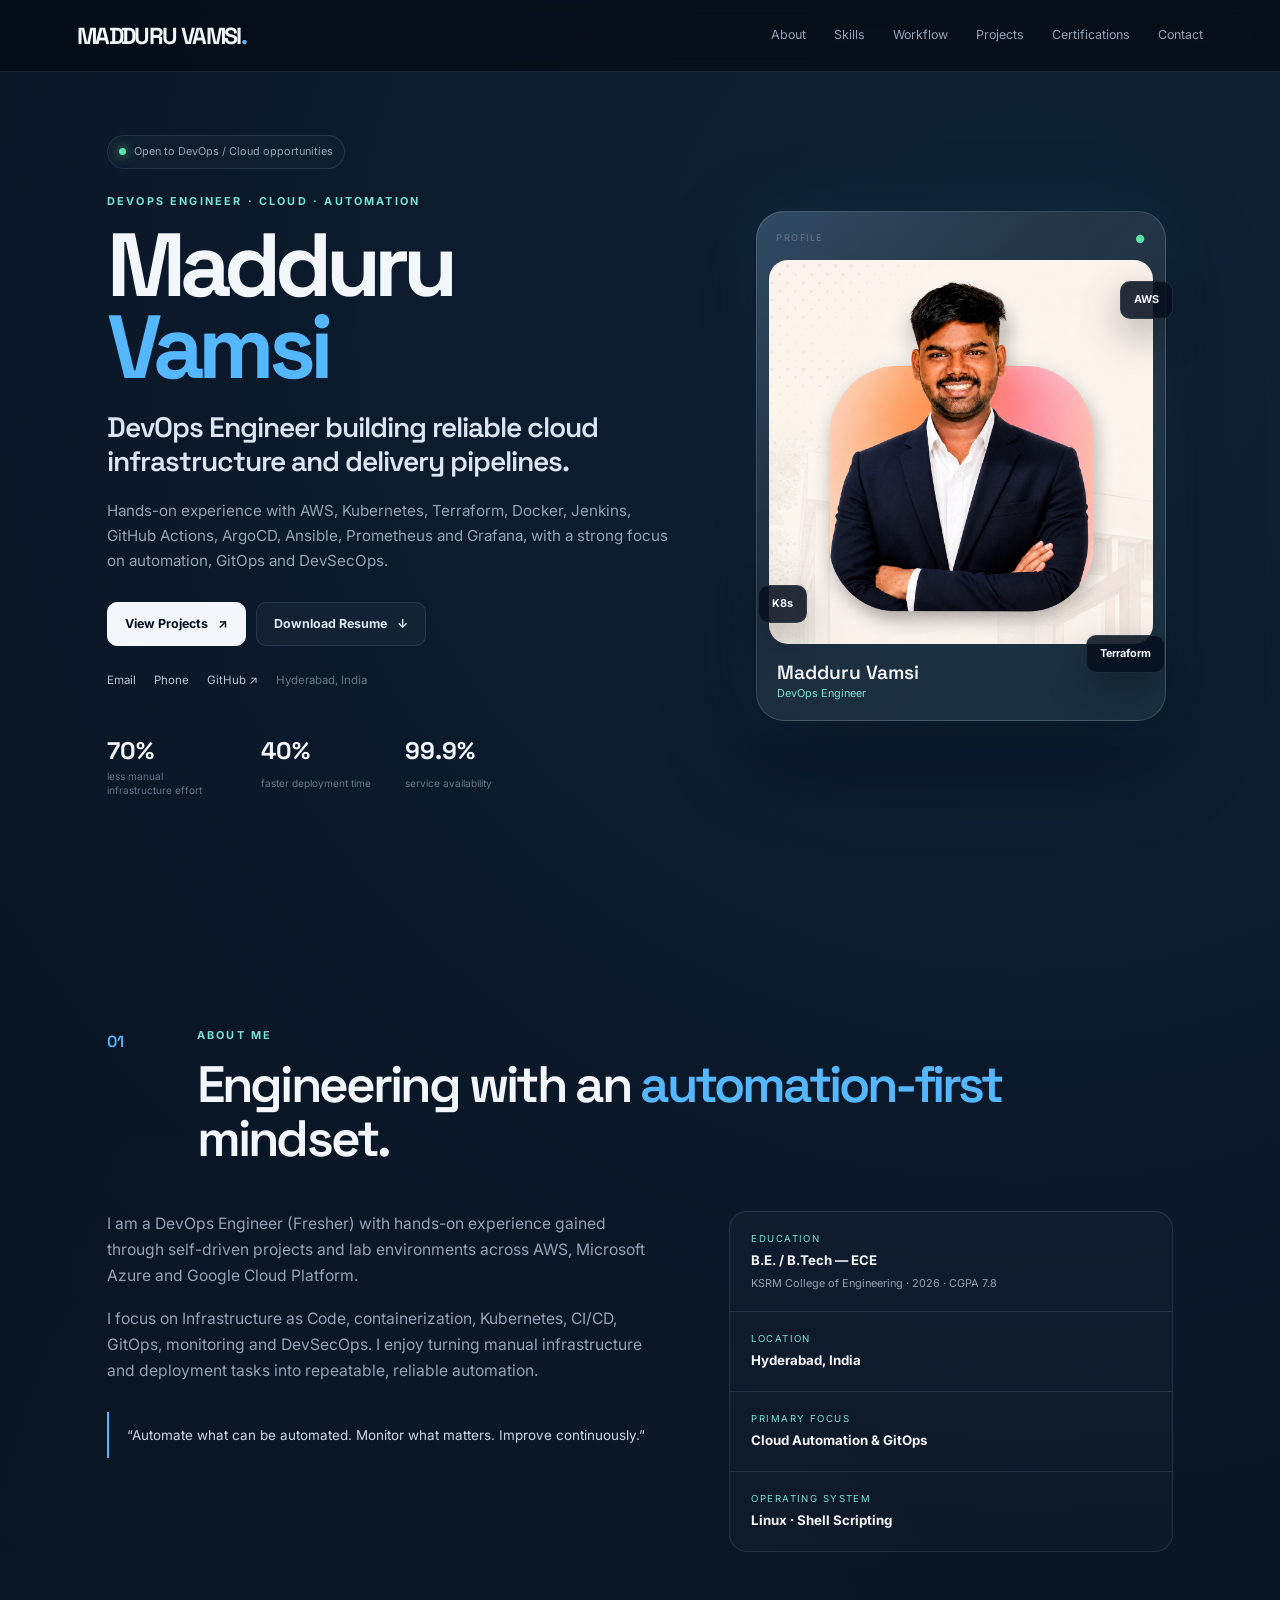
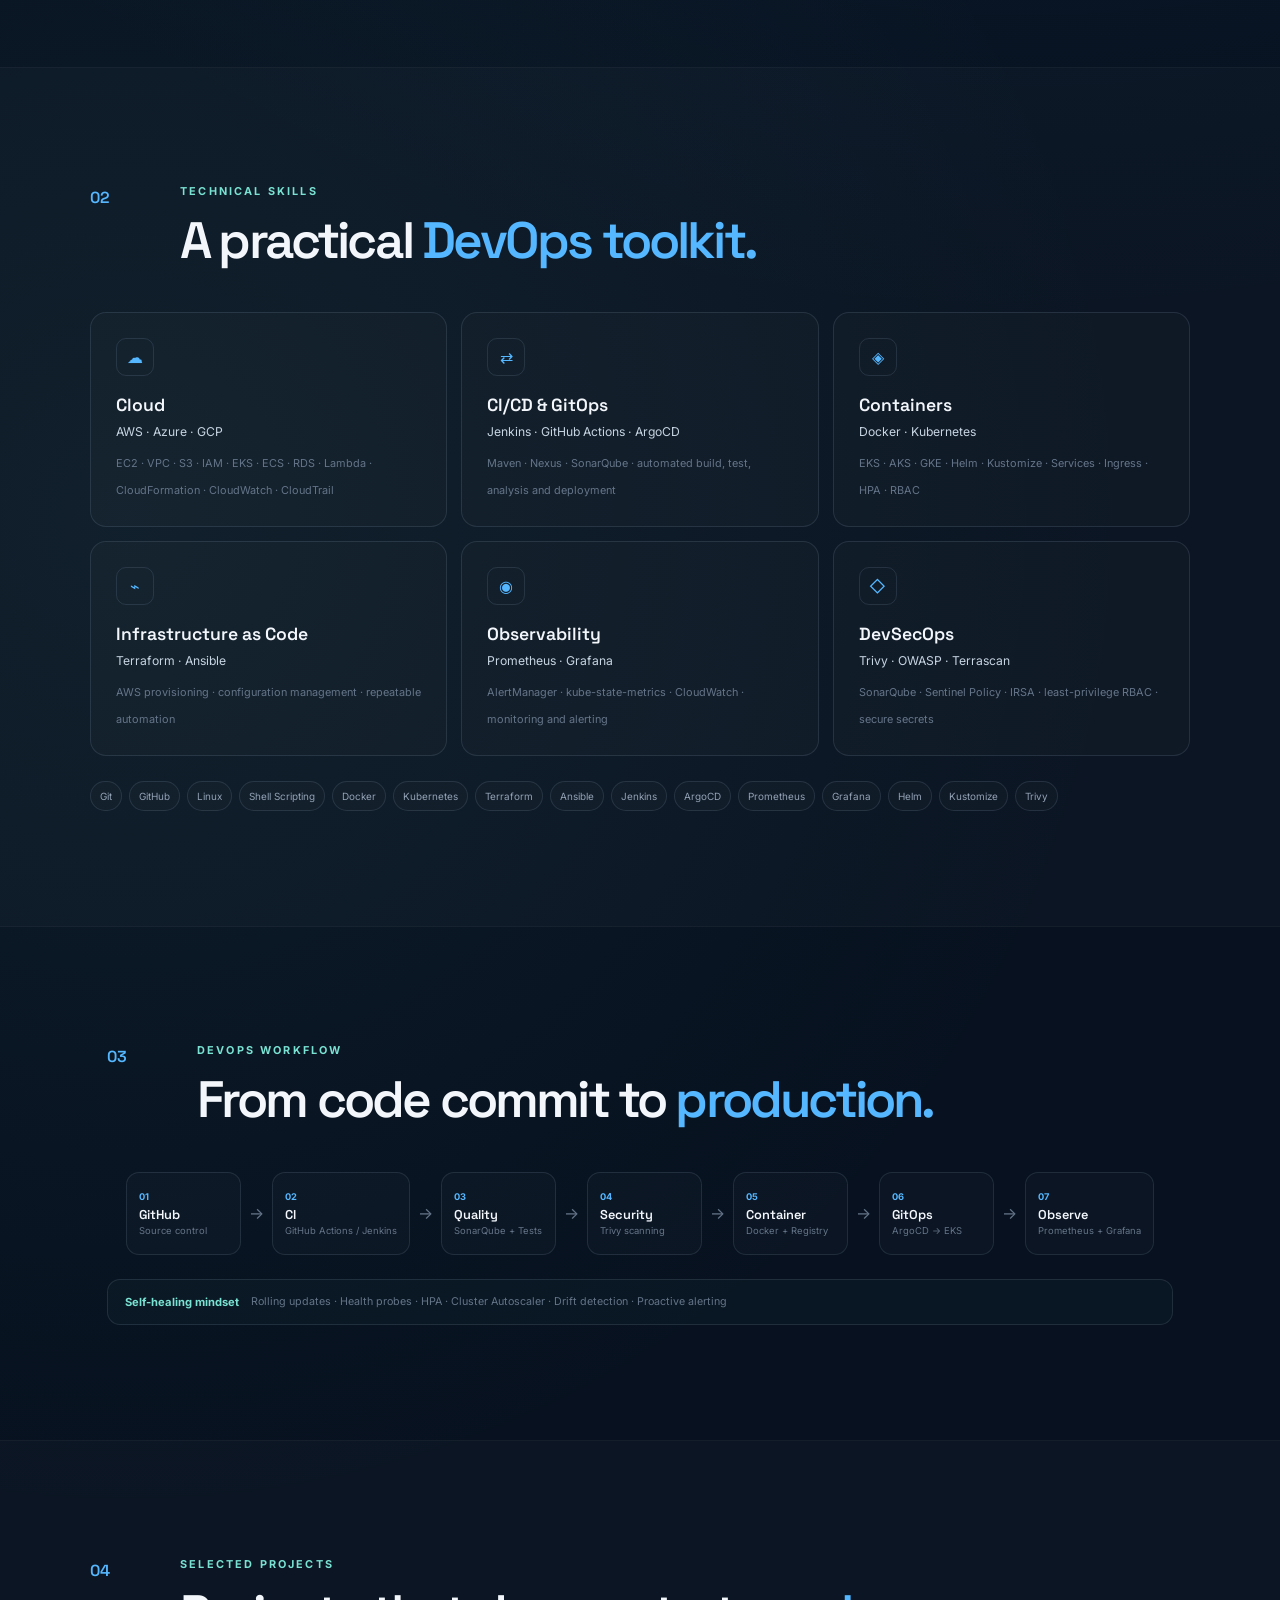
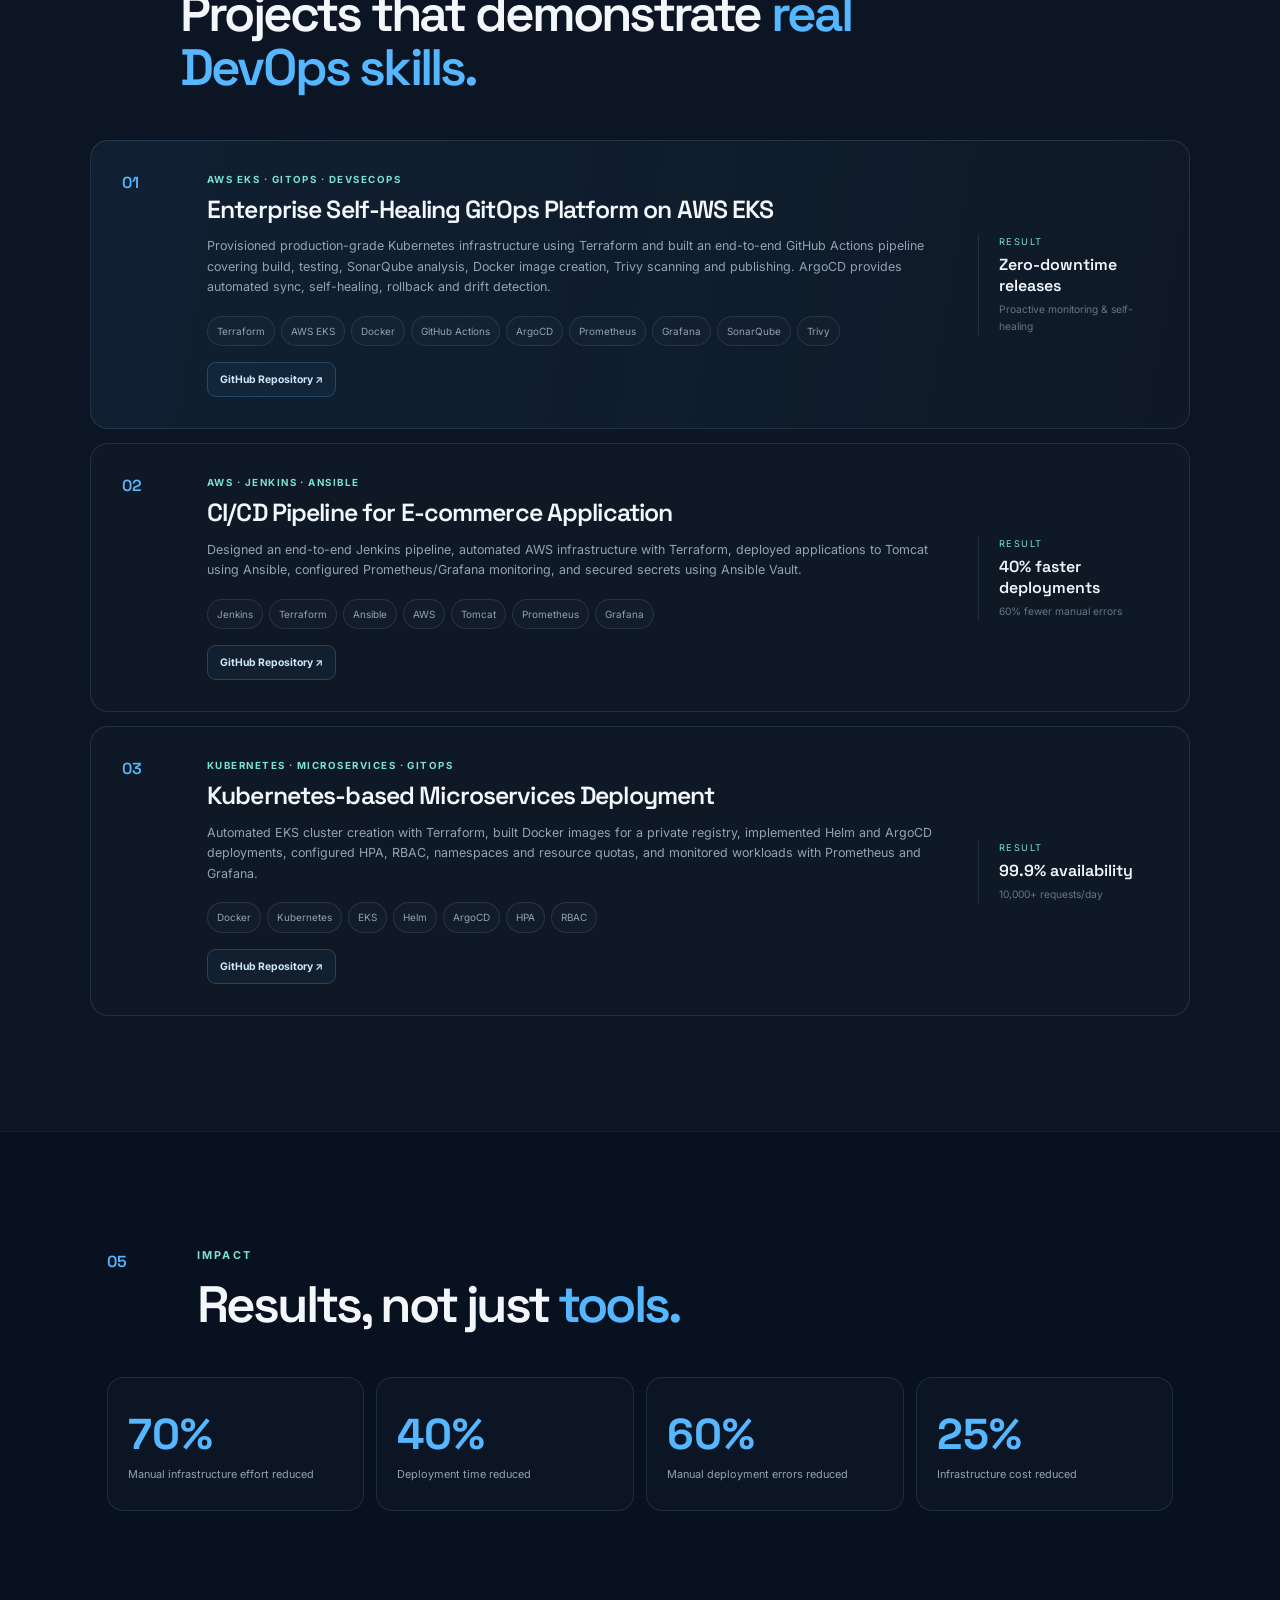
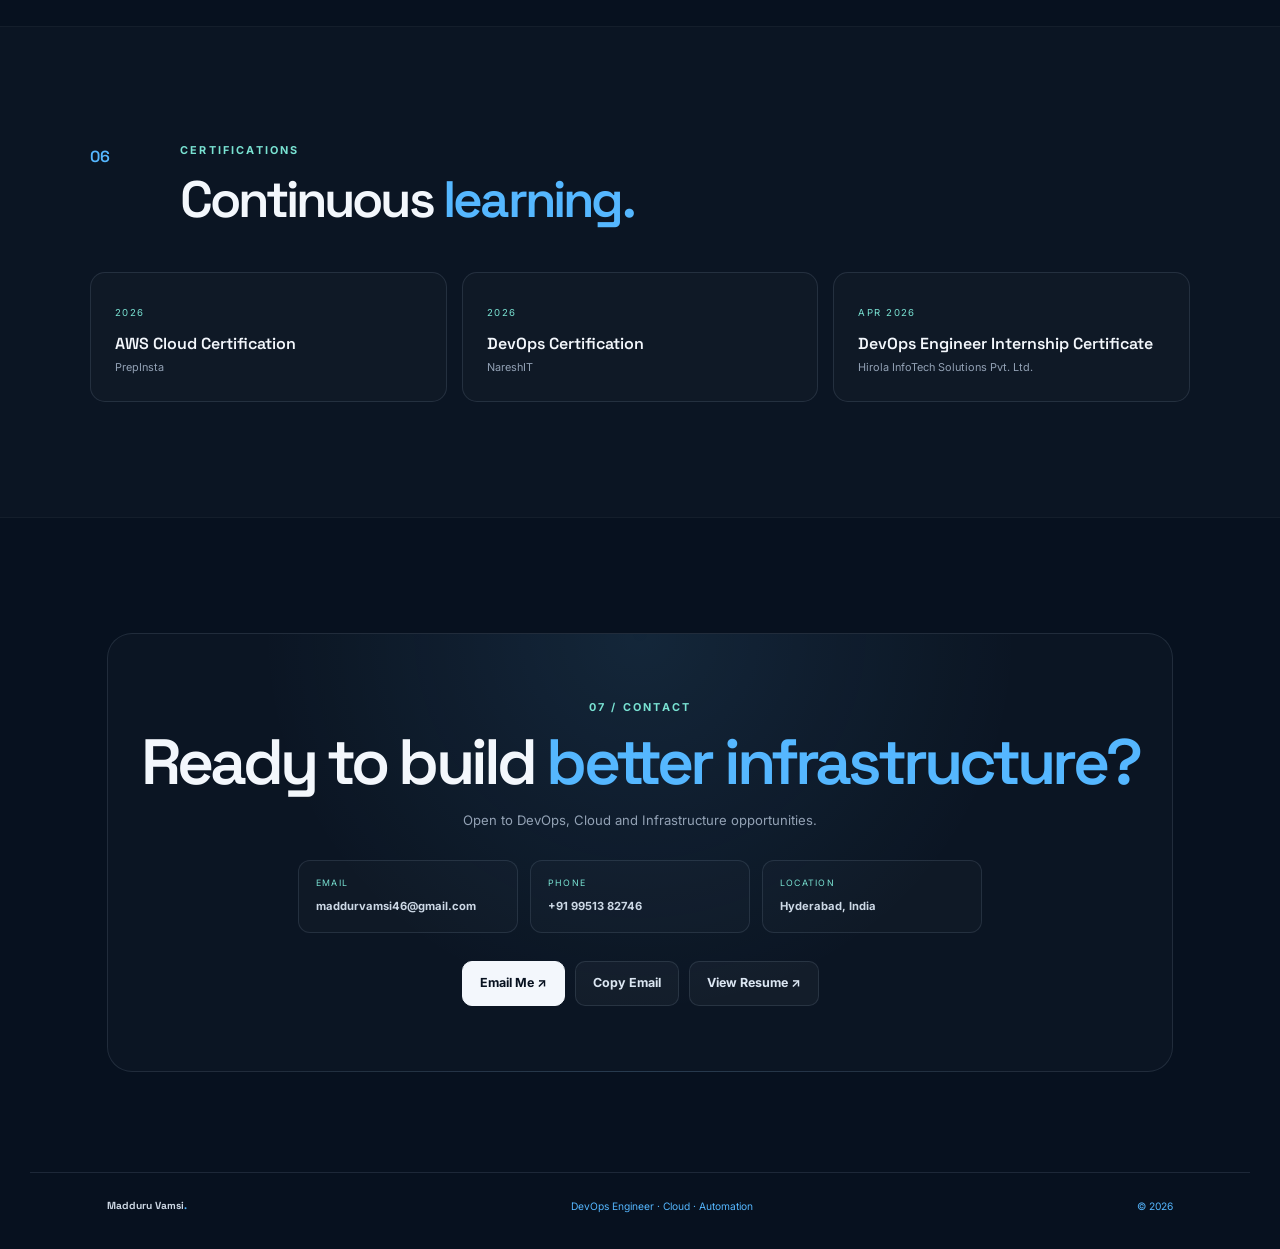
<file: index.html>
<!DOCTYPE html>
<html lang="en">
<head>
  <meta charset="UTF-8" />
  <meta name="viewport" content="width=device-width, initial-scale=1.0" />
  <meta name="description" content="Madduru Vamsi — DevOps Engineer portfolio focused on AWS, Kubernetes, Terraform, CI/CD, GitOps and DevSecOps." />
  <meta name="theme-color" content="#07111f" />
  <title>Madduru Vamsi | DevOps Engineer</title>
  <link rel="preconnect" href="https://fonts.googleapis.com">
  <link rel="preconnect" href="https://fonts.gstatic.com" crossorigin>
  <link href="https://fonts.googleapis.com/css2?family=Inter:wght@400;500;600;700&family=Space+Grotesk:wght@500;600;700&display=swap" rel="stylesheet">
  <link rel="stylesheet" href="style.css" />
</head>
<body>
  <div class="progress"></div>

  <header class="navbar">
    <a class="brand" href="#home" aria-label="Madduru Vamsi home">MADDURU VAMSI<span>.</span></a>
    <button class="menu-btn" aria-label="Open menu" aria-expanded="false">☰</button>
    <nav class="nav-links" aria-label="Main navigation">
      <a href="#about">About</a>
      <a href="#skills">Skills</a>
      <a href="#workflow">Workflow</a>
      <a href="#projects">Projects</a>
      <a href="#certifications">Certifications</a>
      <a href="#contact">Contact</a>
    </nav>
  </header>

  <main>
    <!-- HERO -->
    <section id="home" class="hero section">
      <div class="hero-content reveal">
        <div class="availability"><span></span> Open to DevOps / Cloud opportunities</div>
        <p class="eyebrow">DEVOPS ENGINEER · CLOUD · AUTOMATION</p>
        <h1>Madduru <span>Vamsi</span></h1>
        <h2>DevOps Engineer building reliable cloud infrastructure and delivery pipelines.</h2>
        <p class="hero-summary">
          Hands-on experience with AWS, Kubernetes, Terraform, Docker, Jenkins, GitHub Actions,
          ArgoCD, Ansible, Prometheus and Grafana, with a strong focus on automation, GitOps and DevSecOps.
        </p>

        <div class="hero-actions">
          <a class="btn primary" href="#projects">View Projects <b>↗</b></a>
          <a class="btn secondary" href="assets/Madduru-Vamsi-Resume.pdf" target="_blank" rel="noopener">Download Resume <b>↓</b></a>
        </div>

        <div class="social-row">
          <a href="mailto:maddurvamsi46@gmail.com">Email</a>
          <a href="tel:+919951382746">Phone</a>
          <a href="https://github.com/maddurvamsi45" target="_blank" rel="noopener">GitHub ↗</a>
          <span>Hyderabad, India</span>
        </div>

        <div class="hero-metrics">
          <div><strong>70%</strong><span>less manual infrastructure effort</span></div>
          <div><strong>40%</strong><span>faster deployment time</span></div>
          <div><strong>99.9%</strong><span>service availability</span></div>
        </div>
      </div>

      <div class="hero-photo reveal">
        <div class="photo-frame">
          <div class="photo-topline"><span>PROFILE</span><i>●</i></div>
          <img src="assets/profile.png" alt="Professional profile photo of Madduru Vamsi" />
          <div class="photo-info">
            <strong>Madduru Vamsi</strong>
            <span>DevOps Engineer</span>
          </div>
        </div>
        <div class="tech-pill pill-one">AWS</div>
        <div class="tech-pill pill-two">K8s</div>
        <div class="tech-pill pill-three">Terraform</div>
      </div>
    </section>

    <!-- ABOUT -->
    <section id="about" class="section">
      <div class="section-title reveal">
        <span>01</span>
        <div><p class="eyebrow">ABOUT ME</p><h2>Engineering with an <em>automation-first</em> mindset.</h2></div>
      </div>

      <div class="about-layout">
        <div class="about-copy reveal">
          <p>
            I am a DevOps Engineer (Fresher) with hands-on experience gained through self-driven
            projects and lab environments across AWS, Microsoft Azure and Google Cloud Platform.
          </p>
          <p>
            I focus on Infrastructure as Code, containerization, Kubernetes, CI/CD, GitOps,
            monitoring and DevSecOps. I enjoy turning manual infrastructure and deployment tasks
            into repeatable, reliable automation.
          </p>
          <div class="quote">“Automate what can be automated. Monitor what matters. Improve continuously.”</div>
        </div>

        <div class="profile-facts reveal">
          <div><small>EDUCATION</small><strong>B.E. / B.Tech — ECE</strong><span>KSRM College of Engineering · 2026 · CGPA 7.8</span></div>
          <div><small>LOCATION</small><strong>Hyderabad, India</strong></div>
          <div><small>PRIMARY FOCUS</small><strong>Cloud Automation &amp; GitOps</strong></div>
          <div><small>OPERATING SYSTEM</small><strong>Linux · Shell Scripting</strong></div>
        </div>
      </div>
    </section>

    <!-- SKILLS -->
    <section id="skills" class="section alt">
      <div class="section-title reveal">
        <span>02</span>
        <div><p class="eyebrow">TECHNICAL SKILLS</p><h2>A practical <em>DevOps toolkit.</em></h2></div>
      </div>

      <div class="skill-grid">
        <article class="skill-card reveal"><div class="icon">☁</div><h3>Cloud</h3><p>AWS · Azure · GCP</p><small>EC2 · VPC · S3 · IAM · EKS · ECS · RDS · Lambda · CloudFormation · CloudWatch · CloudTrail</small></article>
        <article class="skill-card reveal"><div class="icon">⇄</div><h3>CI/CD &amp; GitOps</h3><p>Jenkins · GitHub Actions · ArgoCD</p><small>Maven · Nexus · SonarQube · automated build, test, analysis and deployment</small></article>
        <article class="skill-card reveal"><div class="icon">◈</div><h3>Containers</h3><p>Docker · Kubernetes</p><small>EKS · AKS · GKE · Helm · Kustomize · Services · Ingress · HPA · RBAC</small></article>
        <article class="skill-card reveal"><div class="icon">⌁</div><h3>Infrastructure as Code</h3><p>Terraform · Ansible</p><small>AWS provisioning · configuration management · repeatable automation</small></article>
        <article class="skill-card reveal"><div class="icon">◉</div><h3>Observability</h3><p>Prometheus · Grafana</p><small>AlertManager · kube-state-metrics · CloudWatch · monitoring and alerting</small></article>
        <article class="skill-card reveal"><div class="icon">◇</div><h3>DevSecOps</h3><p>Trivy · OWASP · Terrascan</p><small>SonarQube · Sentinel Policy · IRSA · least-privilege RBAC · secure secrets</small></article>
      </div>

      <div class="skill-cloud reveal">
        <span>Git</span><span>GitHub</span><span>Linux</span><span>Shell Scripting</span><span>Docker</span>
        <span>Kubernetes</span><span>Terraform</span><span>Ansible</span><span>Jenkins</span><span>ArgoCD</span>
        <span>Prometheus</span><span>Grafana</span><span>Helm</span><span>Kustomize</span><span>Trivy</span>
      </div>
    </section>

    <!-- WORKFLOW -->
    <section id="workflow" class="section">
      <div class="section-title reveal">
        <span>03</span>
        <div><p class="eyebrow">DEVOPS WORKFLOW</p><h2>From code commit to <em>production.</em></h2></div>
      </div>

      <div class="pipeline reveal">
        <div class="pipeline-node"><b>01</b><strong>GitHub</strong><span>Source control</span></div>
        <i>→</i>
        <div class="pipeline-node"><b>02</b><strong>CI</strong><span>GitHub Actions / Jenkins</span></div>
        <i>→</i>
        <div class="pipeline-node"><b>03</b><strong>Quality</strong><span>SonarQube + Tests</span></div>
        <i>→</i>
        <div class="pipeline-node"><b>04</b><strong>Security</strong><span>Trivy scanning</span></div>
        <i>→</i>
        <div class="pipeline-node"><b>05</b><strong>Container</strong><span>Docker + Registry</span></div>
        <i>→</i>
        <div class="pipeline-node"><b>06</b><strong>GitOps</strong><span>ArgoCD → EKS</span></div>
        <i>→</i>
        <div class="pipeline-node"><b>07</b><strong>Observe</strong><span>Prometheus + Grafana</span></div>
      </div>

      <div class="workflow-note reveal">
        <strong>Self-healing mindset</strong>
        <span>Rolling updates · Health probes · HPA · Cluster Autoscaler · Drift detection · Proactive alerting</span>
      </div>
    </section>

    <!-- PROJECTS -->
    <section id="projects" class="section alt">
      <div class="section-title reveal">
        <span>04</span>
        <div><p class="eyebrow">SELECTED PROJECTS</p><h2>Projects that demonstrate <em>real DevOps skills.</em></h2></div>
      </div>

      <div class="projects">
        <article class="project featured reveal">
          <div class="project-index">01</div>
          <div class="project-body">
            <p class="project-label">AWS EKS · GITOPS · DEVSECOPS</p>
            <h3>Enterprise Self-Healing GitOps Platform on AWS EKS</h3>
            <p>
              Provisioned production-grade Kubernetes infrastructure using Terraform and built
              an end-to-end GitHub Actions pipeline covering build, testing, SonarQube analysis,
              Docker image creation, Trivy scanning and publishing. ArgoCD provides automated sync,
              self-healing, rollback and drift detection.
            </p>
            <div class="tags"><span>Terraform</span><span>AWS EKS</span><span>Docker</span><span>GitHub Actions</span><span>ArgoCD</span><span>Prometheus</span><span>Grafana</span><span>SonarQube</span><span>Trivy</span></div>
            <div class="project-links">
              <a href="https://github.com/maddurvamsi45/Terraform-eks-new.git" target="_blank" rel="noopener noreferrer">GitHub Repository ↗</a>
            </div>
          </div>
          <div class="project-result"><small>RESULT</small><strong>Zero-downtime releases</strong><span>Proactive monitoring &amp; self-healing</span></div>
        </article>

        <article class="project reveal">
          <div class="project-index">02</div>
          <div class="project-body">
            <p class="project-label">AWS · JENKINS · ANSIBLE</p>
            <h3>CI/CD Pipeline for E-commerce Application</h3>
            <p>
              Designed an end-to-end Jenkins pipeline, automated AWS infrastructure with Terraform,
              deployed applications to Tomcat using Ansible, configured Prometheus/Grafana monitoring,
              and secured secrets using Ansible Vault.
            </p>
            <div class="tags"><span>Jenkins</span><span>Terraform</span><span>Ansible</span><span>AWS</span><span>Tomcat</span><span>Prometheus</span><span>Grafana</span></div>
            <div class="project-links">
              <a href="https://github.com/maddurvamsi45/jenkins-java-project-1.git" target="_blank" rel="noopener noreferrer">GitHub Repository ↗</a>
            </div>
          </div>
          <div class="project-result"><small>RESULT</small><strong>40% faster deployments</strong><span>60% fewer manual errors</span></div>
        </article>

        <article class="project reveal">
          <div class="project-index">03</div>
          <div class="project-body">
            <p class="project-label">KUBERNETES · MICROSERVICES · GITOPS</p>
            <h3>Kubernetes-based Microservices Deployment</h3>
            <p>
              Automated EKS cluster creation with Terraform, built Docker images for a private registry,
              implemented Helm and ArgoCD deployments, configured HPA, RBAC, namespaces and resource
              quotas, and monitored workloads with Prometheus and Grafana.
            </p>
            <div class="tags"><span>Docker</span><span>Kubernetes</span><span>EKS</span><span>Helm</span><span>ArgoCD</span><span>HPA</span><span>RBAC</span></div>
            <div class="project-links">
              <a href="https://github.com/maddurvamsi45/Zomato-Project-1.git" target="_blank" rel="noopener noreferrer">GitHub Repository ↗</a>
            </div>
          </div>
          <div class="project-result"><small>RESULT</small><strong>99.9% availability</strong><span>10,000+ requests/day</span></div>
        </article>
      </div>
    </section>

    <!-- IMPACT -->
    <section class="section impact-section">
      <div class="section-title reveal">
        <span>05</span>
        <div><p class="eyebrow">IMPACT</p><h2>Results, not just <em>tools.</em></h2></div>
      </div>
      <div class="impact-grid">
        <div class="impact reveal"><strong>70%</strong><span>Manual infrastructure effort reduced</span></div>
        <div class="impact reveal"><strong>40%</strong><span>Deployment time reduced</span></div>
        <div class="impact reveal"><strong>60%</strong><span>Manual deployment errors reduced</span></div>
        <div class="impact reveal"><strong>25%</strong><span>Infrastructure cost reduced</span></div>
      </div>
    </section>

    <!-- CERTIFICATIONS -->
    <section id="certifications" class="section alt">
      <div class="section-title reveal">
        <span>06</span>
        <div><p class="eyebrow">CERTIFICATIONS</p><h2>Continuous <em>learning.</em></h2></div>
      </div>
      <div class="cert-grid">
        <article class="cert reveal"><span>2026</span><h3>AWS Cloud Certification</h3><p>PrepInsta</p></article>
        <article class="cert reveal"><span>2026</span><h3>DevOps Certification</h3><p>NareshIT</p></article>
        <article class="cert reveal"><span>APR 2026</span><h3>DevOps Engineer Internship Certificate</h3><p>Hirola InfoTech Solutions Pvt. Ltd.</p></article>
      </div>
    </section>

    <!-- CONTACT -->
    <section id="contact" class="section contact">
      <div class="contact-card reveal">
        <p class="eyebrow">07 / CONTACT</p>
        <h2>Ready to build <em>better infrastructure?</em></h2>
        <p>Open to DevOps, Cloud and Infrastructure opportunities.</p>
        <div class="contact-grid">
          <a href="mailto:maddurvamsi46@gmail.com"><small>EMAIL</small><strong>maddurvamsi46@gmail.com</strong></a>
          <a href="tel:+919951382746"><small>PHONE</small><strong>+91 99513 82746</strong></a>
          <div><small>LOCATION</small><strong>Hyderabad, India</strong></div>
        </div>
        <div class="contact-buttons">
          <a class="btn primary" href="mailto:maddurvamsi46@gmail.com">Email Me ↗</a>
          <button class="btn secondary copy-btn" data-copy="maddurvamsi46@gmail.com">Copy Email</button>
          <a class="btn secondary" href="assets/Madduru-Vamsi-Resume.pdf" target="_blank" rel="noopener">View Resume ↗</a>
        </div>
      </div>
    </section>
  </main>

  <footer>
    <strong>Madduru Vamsi<span>.</span></strong>
    <span>DevOps Engineer · Cloud · Automation</span>
    <span>© 2026</span>
  </footer>

  <script src="script.js"></script>
</body>
</html>
</file>
<file: style.css>
:root{
  --bg:#07111f;
  --bg-deep:#050b14;
  --panel:#0b1727;
  --panel2:#0e1c2e;
  --text:#f3f7fc;
  --muted:#93a2b5;
  --muted2:#657589;
  --line:rgba(185,208,235,.12);
  --accent:#55b7ff;
  --accent2:#79e2d2;
  --accent3:#8f7cff;
  --shadow:0 30px 90px rgba(0,0,0,.38);
}
*{box-sizing:border-box;margin:0;padding:0}
html{scroll-behavior:smooth}
body{
  font-family:Inter,Arial,sans-serif;color:var(--text);background:
  radial-gradient(circle at 80% 5%,rgba(85,183,255,.10),transparent 28%),
  radial-gradient(circle at 10% 35%,rgba(121,226,210,.05),transparent 25%),var(--bg);
  line-height:1.65;overflow-x:hidden;
}
body:before{content:"";position:fixed;inset:0;pointer-events:none;opacity:.28;background-image:linear-gradient(rgba(255,255,255,.025) 1px,transparent 1px),linear-gradient(90deg,rgba(255,255,255,.025) 1px,transparent 1px);background-size:60px 60px;mask-image:linear-gradient(to bottom,#000,transparent 90%);z-index:-1}
a{text-decoration:none;color:inherit}
button{font:inherit}
.progress{position:fixed;top:0;left:0;height:2px;width:0;background:linear-gradient(90deg,var(--accent),var(--accent2));z-index:100}
.navbar{height:72px;position:fixed;top:0;left:0;right:0;z-index:50;display:flex;align-items:center;justify-content:space-between;padding:0 6vw;background:rgba(5,11,20,.76);backdrop-filter:blur(16px);border-bottom:1px solid var(--line)}
.brand{font:700 1.45rem "Space Grotesk",sans-serif;letter-spacing:-.07em}.brand span,footer span{color:var(--accent)}
.nav-links{display:flex;gap:28px;align-items:center}.nav-links a{font-size:.78rem;color:var(--muted);transition:.2s}.nav-links a:hover{color:#fff}
.menu-btn{display:none;border:0;background:none;color:#fff;font-size:1.4rem}
.section{max-width:1220px;margin:auto;padding:115px 6vw}.section.alt{max-width:none;background:rgba(255,255,255,.018);border-top:1px solid rgba(255,255,255,.035);border-bottom:1px solid rgba(255,255,255,.035)}.section.alt>*{max-width:1100px;margin-left:auto;margin-right:auto}
.hero{min-height:100vh;padding-top:135px;display:grid;grid-template-columns:1.15fr .85fr;gap:70px;align-items:center}
.availability{display:inline-flex;align-items:center;gap:8px;padding:7px 11px;border:1px solid var(--line);border-radius:999px;background:rgba(255,255,255,.025);font-size:.68rem;color:var(--muted);margin-bottom:24px}.availability span{width:7px;height:7px;border-radius:50%;background:#5de0a3;box-shadow:0 0 12px #5de0a3}
.eyebrow{font-size:.68rem;letter-spacing:.2em;color:var(--accent2);font-weight:700;margin-bottom:13px}.hero h1{font:700 clamp(3.6rem,7vw,6.7rem)/.92 "Space Grotesk",sans-serif;letter-spacing:-.07em}.hero h1 span{color:var(--accent)}
.hero h2{font:600 clamp(1.35rem,2.2vw,2rem)/1.2 "Space Grotesk",sans-serif;max-width:780px;margin-top:22px;color:#dce6f2;letter-spacing:-.035em}.hero-summary{max-width:710px;color:var(--muted);font-size:.95rem;margin:20px 0 28px}
.hero-actions,.contact-buttons{display:flex;gap:10px;flex-wrap:wrap}.btn{display:inline-flex;align-items:center;justify-content:center;gap:10px;padding:11px 17px;border-radius:10px;border:1px solid var(--line);font-size:.78rem;font-weight:700;transition:.25s;cursor:pointer}.btn.primary{background:#f3f7fc;color:#07111f;border-color:#f3f7fc}.btn.secondary{background:rgba(255,255,255,.035);color:#dbe6f2}.btn:hover{transform:translateY(-2px);box-shadow:0 12px 30px rgba(0,0,0,.25)}
.social-row{display:flex;gap:18px;align-items:center;flex-wrap:wrap;margin-top:25px;color:var(--muted2);font-size:.72rem}.social-row a{color:#b8c7d7}.social-row a:hover{color:var(--accent)}
.hero-metrics{display:flex;gap:34px;margin-top:45px}.hero-metrics div{display:grid;max-width:120px}.hero-metrics strong{font:700 1.5rem "Space Grotesk"}.hero-metrics span{font-size:.63rem;color:var(--muted2);line-height:1.4;margin-top:3px}
.hero-photo{position:relative;display:flex;justify-content:center;align-items:center;min-height:560px}.photo-frame{width:min(410px,85vw);background:linear-gradient(145deg,rgba(255,255,255,.12),rgba(255,255,255,.025));border:1px solid rgba(255,255,255,.16);border-radius:28px;padding:12px;box-shadow:var(--shadow),0 0 70px rgba(85,183,255,.10);position:relative;z-index:2}.photo-frame:after{content:"";position:absolute;inset:-1px;border-radius:28px;background:linear-gradient(135deg,rgba(85,183,255,.4),transparent 35%,rgba(121,226,210,.2));opacity:.35;z-index:-1}
.photo-topline{display:flex;justify-content:space-between;padding:6px 7px 11px;color:var(--muted2);font-size:.58rem;letter-spacing:.16em}.photo-topline i{color:#5de0a3;font-style:normal;font-size:.7rem}
.photo-frame img{display:block;width:100%;aspect-ratio:1/1;object-fit:cover;object-position:center;border-radius:19px}.photo-info{display:grid;padding:16px 8px 5px}.photo-info strong{font:600 1.2rem "Space Grotesk"}.photo-info span{font-size:.68rem;color:var(--accent2)}
.tech-pill{position:absolute;z-index:3;padding:9px 13px;background:rgba(7,17,31,.88);border:1px solid var(--line);border-radius:10px;box-shadow:0 15px 40px rgba(0,0,0,.3);font-size:.68rem;font-weight:700}.pill-one{top:17%;right:0}.pill-two{left:2%;bottom:22%}.pill-three{right:2%;bottom:13%}
.section-title{display:grid;grid-template-columns:70px 1fr;gap:20px;margin-bottom:45px}.section-title>span{font:600 1rem "Space Grotesk";color:var(--accent);padding-top:4px}.section-title h2{font:600 clamp(2.1rem,4vw,3.7rem)/1.05 "Space Grotesk";letter-spacing:-.055em;max-width:850px}.section-title em,.contact-card em{font-style:normal;color:var(--accent)}
.about-layout{display:grid;grid-template-columns:1.1fr .9fr;gap:80px}.about-copy{font-size:.98rem;color:var(--muted);max-width:690px}.about-copy p+p{margin-top:18px}.quote{margin-top:28px;border-left:2px solid var(--accent);padding:12px 0 12px 18px;color:#cad7e5;font-size:.84rem}
.profile-facts{border:1px solid var(--line);border-radius:18px;background:rgba(255,255,255,.02);overflow:hidden}.profile-facts div{padding:19px 21px;border-bottom:1px solid var(--line);display:grid;gap:3px}.profile-facts div:last-child{border-bottom:0}.profile-facts small{font-size:.6rem;color:var(--accent2);letter-spacing:.15em}.profile-facts strong{font-size:.83rem}.profile-facts span{font-size:.68rem;color:var(--muted)}
.skill-grid{display:grid;grid-template-columns:repeat(3,1fr);gap:14px}.skill-card{padding:25px;border:1px solid var(--line);border-radius:16px;background:rgba(255,255,255,.02);transition:.25s}.skill-card:hover{transform:translateY(-4px);border-color:rgba(85,183,255,.35);background:rgba(85,183,255,.035)}.icon{width:38px;height:38px;border:1px solid var(--line);border-radius:10px;display:grid;place-items:center;color:var(--accent);margin-bottom:18px}.skill-card h3{font:600 1.1rem "Space Grotesk"}.skill-card p{font-size:.76rem;color:#c7d4e1;margin:6px 0}.skill-card small{font-size:.68rem;color:var(--muted2);line-height:1.5}.skill-cloud{display:flex;gap:7px;flex-wrap:wrap;margin-top:25px}.skill-cloud span,.tags span{font-size:.62rem;color:var(--muted);padding:6px 9px;border:1px solid var(--line);border-radius:999px;background:rgba(255,255,255,.018)}
.pipeline{display:flex;align-items:center;justify-content:center;flex-wrap:wrap;gap:8px}.pipeline>i{color:var(--muted2);font-style:normal}.pipeline-node{min-width:115px;padding:16px 12px;border:1px solid var(--line);border-radius:13px;background:rgba(255,255,255,.02);display:grid;gap:2px}.pipeline-node b{font-size:.58rem;color:var(--accent)}.pipeline-node strong{font:600 .8rem "Space Grotesk"}.pipeline-node span{font-size:.59rem;color:var(--muted2);line-height:1.3}.workflow-note{margin-top:24px;border:1px solid var(--line);border-radius:13px;padding:13px 17px;display:flex;gap:12px;align-items:center;flex-wrap:wrap;background:rgba(121,226,210,.025)}.workflow-note strong{font-size:.7rem;color:var(--accent2)}.workflow-note span{font-size:.67rem;color:var(--muted2)}
.projects{display:grid;gap:14px}.project{display:grid;grid-template-columns:60px 1fr 180px;gap:25px;padding:31px;border:1px solid var(--line);border-radius:18px;background:rgba(255,255,255,.02);transition:.25s}.project:hover{border-color:rgba(85,183,255,.3);transform:translateY(-2px)}.project.featured{background:linear-gradient(100deg,rgba(85,183,255,.07),rgba(255,255,255,.02))}.project-index{font:600 1rem "Space Grotesk";color:var(--accent)}.project-label{font-size:.61rem;letter-spacing:.15em;color:var(--accent2);font-weight:700}.project h3{font:600 1.55rem/1.1 "Space Grotesk";letter-spacing:-.035em;margin:8px 0 13px}.project-body>p:not(.project-label){font-size:.78rem;color:var(--muted);max-width:760px}.tags{display:flex;gap:6px;flex-wrap:wrap;margin-top:18px}.project-result{border-left:1px solid var(--line);padding-left:20px;align-self:center;display:grid;gap:5px}.project-result small{font-size:.58rem;letter-spacing:.15em;color:var(--accent2)}.project-result strong{font:600 1rem "Space Grotesk"}.project-result span{font-size:.64rem;color:var(--muted2)}
.impact-grid{display:grid;grid-template-columns:repeat(4,1fr);gap:12px}.impact{padding:28px 20px;border:1px solid var(--line);border-radius:16px;background:rgba(255,255,255,.018)}.impact strong{font:700 2.7rem "Space Grotesk";color:var(--accent)}.impact span{display:block;color:var(--muted);font-size:.68rem;line-height:1.45;margin-top:5px}
.cert-grid{display:grid;grid-template-columns:repeat(3,1fr);gap:15px}.cert{border:1px solid var(--line);border-radius:15px;padding:24px;background:rgba(255,255,255,.02)}.cert>span{font-size:.6rem;letter-spacing:.15em;color:var(--accent2)}.cert h3{font:600 1rem "Space Grotesk";margin:10px 0 5px}.cert p{font-size:.68rem;color:var(--muted)}
.contact{padding-bottom:100px}.contact-card{text-align:center;padding:65px 30px;border:1px solid var(--line);border-radius:25px;background:radial-gradient(circle at 50% 0,rgba(85,183,255,.10),transparent 55%),rgba(255,255,255,.02)}.contact-card h2{font:600 clamp(2.3rem,5vw,4.8rem)/1 "Space Grotesk";letter-spacing:-.06em}.contact-card>p:not(.eyebrow){font-size:.82rem;color:var(--muted);margin:16px 0 28px}.contact-grid{display:flex;justify-content:center;gap:12px;flex-wrap:wrap;margin-bottom:28px}.contact-grid>a,.contact-grid>div{min-width:220px;text-align:left;padding:15px 17px;border:1px solid var(--line);border-radius:12px;background:rgba(255,255,255,.02)}.contact-grid small{display:block;color:var(--accent2);font-size:.55rem;letter-spacing:.14em}.contact-grid strong{font-size:.7rem;color:#cdd9e6}.contact-buttons{justify-content:center}
footer{max-width:1220px;margin:auto;padding:25px 6vw 35px;border-top:1px solid var(--line);display:flex;justify-content:space-between;color:var(--muted2);font-size:.64rem}footer strong{font-family:"Space Grotesk";color:#cdd8e4}footer strong span{color:var(--accent)}
.reveal{opacity:0;transform:translateY(20px);transition:opacity .65s ease,transform .65s ease}.reveal.visible{opacity:1;transform:none}
@media(max-width:950px){.hero{grid-template-columns:1fr;gap:20px}.hero-photo{min-height:480px}.about-layout{grid-template-columns:1fr;gap:40px}.skill-grid{grid-template-columns:repeat(2,1fr)}.project{grid-template-columns:50px 1fr}.project-result{grid-column:2;border-left:0;border-top:1px solid var(--line);padding:14px 0 0}.impact-grid{grid-template-columns:repeat(2,1fr)}}
@media(max-width:680px){
  .navbar{height:64px;padding:0 5vw}.menu-btn{display:block}.nav-links{display:none;position:absolute;top:64px;left:0;right:0;padding:18px 5vw;background:#07111f;border-bottom:1px solid var(--line);flex-direction:column;align-items:flex-start;gap:15px}.nav-links.open{display:flex}
  .section{padding:85px 5vw}.hero{padding-top:110px}.hero h1{font-size:3.5rem}.hero-metrics{gap:18px;flex-wrap:wrap}.hero-photo{min-height:410px}.photo-frame{width:min(350px,90vw)}.tech-pill{font-size:.58rem}.pill-one{right:0}.pill-two{left:0}.pill-three{right:0}
  .section-title{grid-template-columns:40px 1fr;gap:10px}.section-title h2{font-size:2.15rem}.skill-grid,.cert-grid{grid-template-columns:1fr}.project{grid-template-columns:1fr;padding:23px}.project-result{grid-column:1}.pipeline{justify-content:flex-start}.pipeline>i{display:none}.pipeline-node{flex:1;min-width:130px}.impact-grid{grid-template-columns:1fr 1fr}.impact strong{font-size:2.2rem}.contact-card{padding:45px 16px}.contact-grid>a,.contact-grid>div{min-width:100%}footer{flex-direction:column;gap:7px}
}

.project-links{display:flex;gap:8px;margin-top:16px}
.project-links a{display:inline-flex;align-items:center;padding:8px 12px;border:1px solid rgba(85,183,255,.25);border-radius:9px;background:rgba(85,183,255,.045);color:#cfe7fa;font-size:.65rem;font-weight:700;transition:.2s}
.project-links a:hover{background:rgba(85,183,255,.12);border-color:rgba(85,183,255,.5);color:#fff;transform:translateY(-1px)}
@media(max-width:680px){.project-links{flex-wrap:wrap}}
</file>
